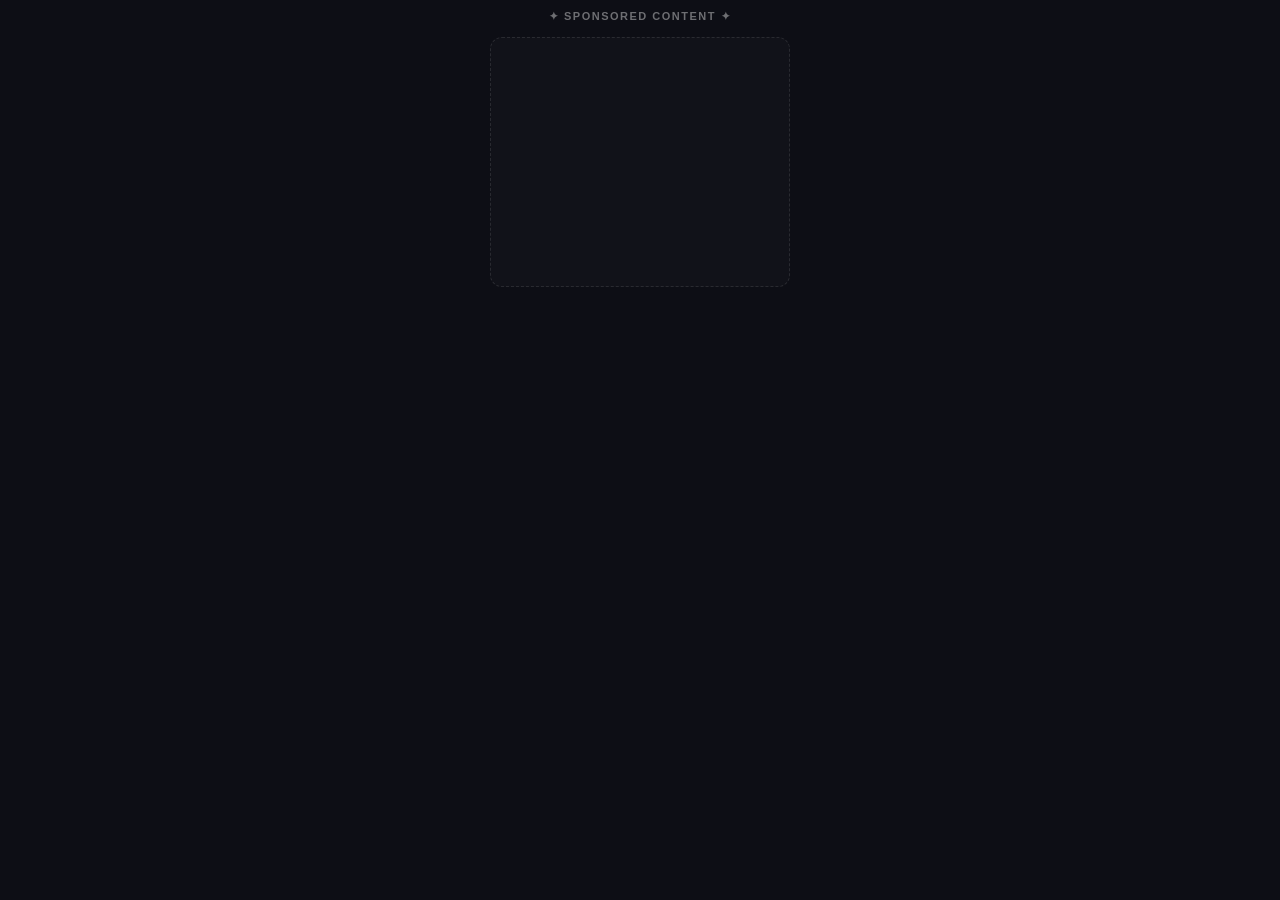
<file: index.html>
<!DOCTYPE html>
<html lang="en">
<head>
  <meta charset="UTF-8">
  <meta name="viewport" content="width=device-width, initial-scale=1.0">
  <title>FileShare P2P - Ad Slots</title>
  <style>
    * { margin: 0; padding: 0; box-sizing: border-box; }
    html, body {
      /* 🌌 आपके एक्सटेंशन से मैच करने के लिए प्रीमियम सॉलिड डार्क कलर */
      background: #0d0e15; 
      overflow: hidden;
    }
    body {
      display: flex;
      flex-direction: column;
      align-items: center;
      justify-content: flex-start;
      gap: 12px;
      min-height: 100vh;
      font-family: -apple-system, BlinkMacSystemFont, 'Segoe UI', sans-serif;
      padding-top: 10px;
    }
    
    .brand-text {
      color: rgba(255, 255, 255, 0.4);
      font-size: 11px;
      text-transform: uppercase;
      letter-spacing: 1.5px;
      margin-bottom: 2px;
      font-weight: bold;
    }

    /* 🎯 विज्ञापन का मुख्य बॉक्स (300x250 साइज लॉक) */
    .ad-slot {
      width: 300px;
      height: 250px;
      display: flex;
      align-items: center;
      justify-content: center;
      overflow: hidden;
      background: rgba(255, 255, 255, 0.02);
      border-radius: 12px;
      border: 1px dashed rgba(255, 255, 255, 0.1);
    }
  </style>

  <!-- ═══════════════════════════════════════════════════════════ -->
  <!-- 💰 1. IN-PAGE PUSH / DIRECT TAG SCRIPT (MONETAG/ADSTERRA) -->
  <!-- ═══════════════════════════════════════════════════════════ -->
  <!-- पक्का करें कि Monetag से मिला मुख्य स्क्रिप्ट कोड ठीक यहाँ नीचे पेस्ट हो -->
  <script>(function(s,u,z,p,v,e,d){p=s.createElement(u);p.async=1;p.src=z;in=s.getElementsByTagName(u);in.parentNode.insertBefore(p,in);})(window,document,"//://heygizmo.com",window);</script>

</head>
<body>

  <div class="brand-text">✦ SPONSORED CONTENT ✦</div>

  <!-- ═══════════════════════════════════════════════════════════ -->
  <!-- 💰 2. NATIVE BANNER 300x250 (MAIN ADS SPACE)              -->
  <!-- ═══════════════════════════════════════════════════════════ -->
  <div class="ad-slot" id="monetag-banner">
    <!-- यदि आपको डैशबोर्ड से कोई इन-पेज प्लेसमेंट div टैग मिला है, तो उसे यहाँ डालें -->
    <div id="monetag-ad-placement"></div>
    
    <!-- यदि आप ADSTERRA का 300x250 बैनर यूज़ कर रहे हैं, तो उसका स्क्रिप्ट कोड यहाँ पेस्ट करें: -->
    <!-- Example: 
    <script type="text/javascript">
      atOptions = { 'key' : 'YOUR_ADSTERRA_KEY', 'format' : 'iframe', 'height' : 250, 'width' : 300, 'params' : {} };
    </script>
    <script type="text/javascript" src="//://highperformanceformat.com"></script>
    -->
  </div>

</body>
</html>
</file>
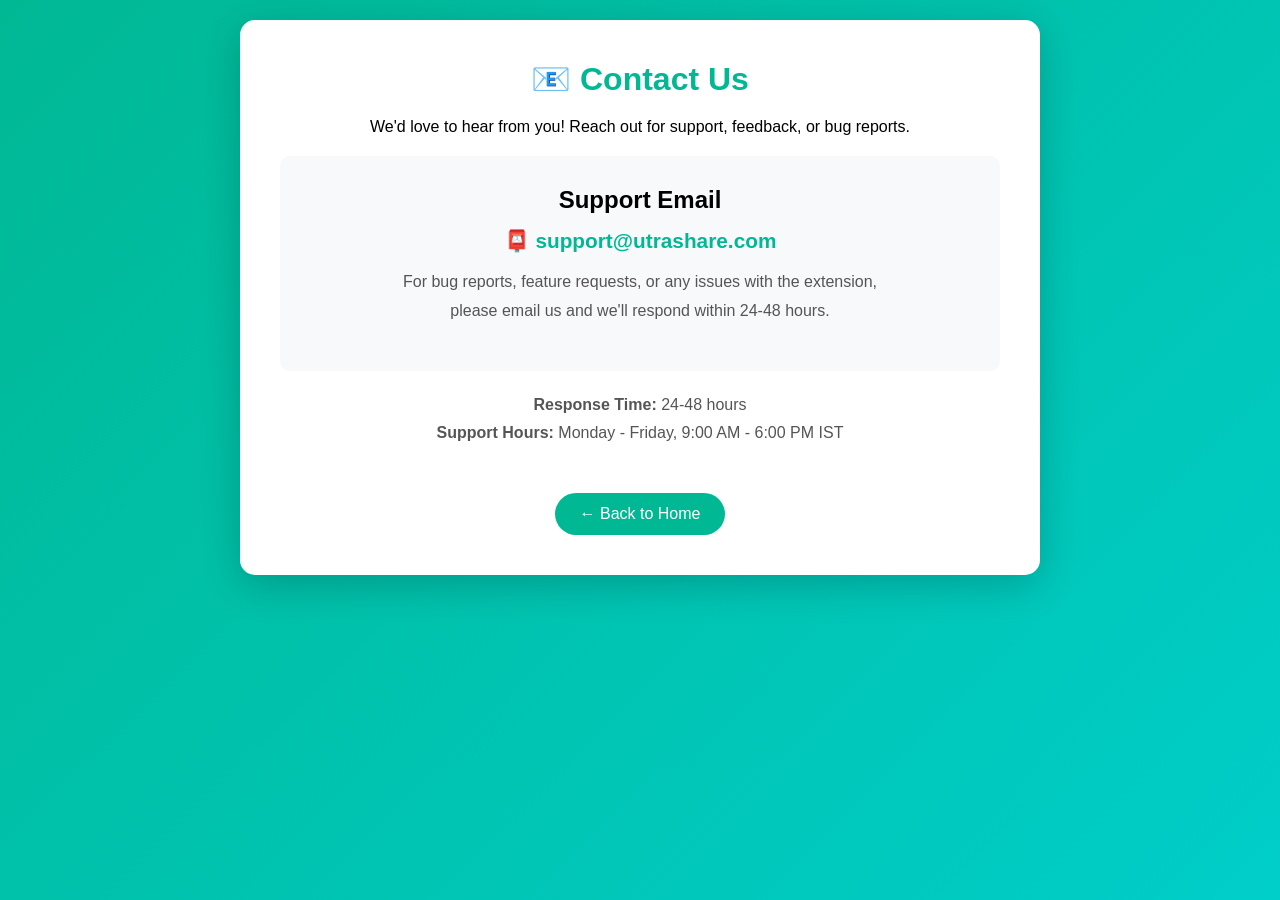
<file: contact.html>
<!DOCTYPE html>
<html lang="en">
<head>
    <meta charset="UTF-8">
    <meta name="viewport" content="width=device-width, initial-scale=1.0">
    <title>Contact Us - UtraShare</title>
    <style>
        * { margin: 0; padding: 0; box-sizing: border-box; }
        body {
            font-family: 'Segoe UI', Tahoma, Geneva, Verdana, sans-serif;
            background: linear-gradient(135deg, #00b894 0%, #00cec9 100%);
            min-height: 100vh;
            padding: 20px;
        }
        .container {
            max-width: 800px;
            margin: 0 auto;
            background: white;
            border-radius: 15px;
            padding: 40px;
            box-shadow: 0 10px 40px rgba(0,0,0,0.2);
            text-align: center;
        }
        h1 { color: #00b894; margin-bottom: 20px; }
        .contact-card {
            background: #f8f9fa;
            border-radius: 10px;
            padding: 30px;
            margin: 20px 0;
        }
        .email {
            font-size: 1.3rem;
            color: #00b894;
            font-weight: bold;
            margin: 15px 0;
        }
        .info {
            color: #555;
            line-height: 1.8;
            margin: 15px 0;
        }
        .back-btn {
            display: inline-block;
            margin-top: 30px;
            padding: 12px 25px;
            background: #00b894;
            color: white;
            text-decoration: none;
            border-radius: 25px;
            font-weight: 500;
        }
    </style>
</head>
<body>
    <div class="container">
        <h1>📧 Contact Us</h1>
        <p>We'd love to hear from you! Reach out for support, feedback, or bug reports.</p>
        
        <div class="contact-card">
            <h2>Support Email</h2>
            <div class="email">📮 support@utrashare.com</div>
            <p class="info">
                For bug reports, feature requests, or any issues with the extension,<br>
                please email us and we'll respond within 24-48 hours.
            </p>
        </div>
        
        <div class="info">
            <strong>Response Time:</strong> 24-48 hours<br>
            <strong>Support Hours:</strong> Monday - Friday, 9:00 AM - 6:00 PM IST
        </div>
        
        <a href="index.html" class="back-btn">← Back to Home</a>
    </div>
</body>
</html>
</file>
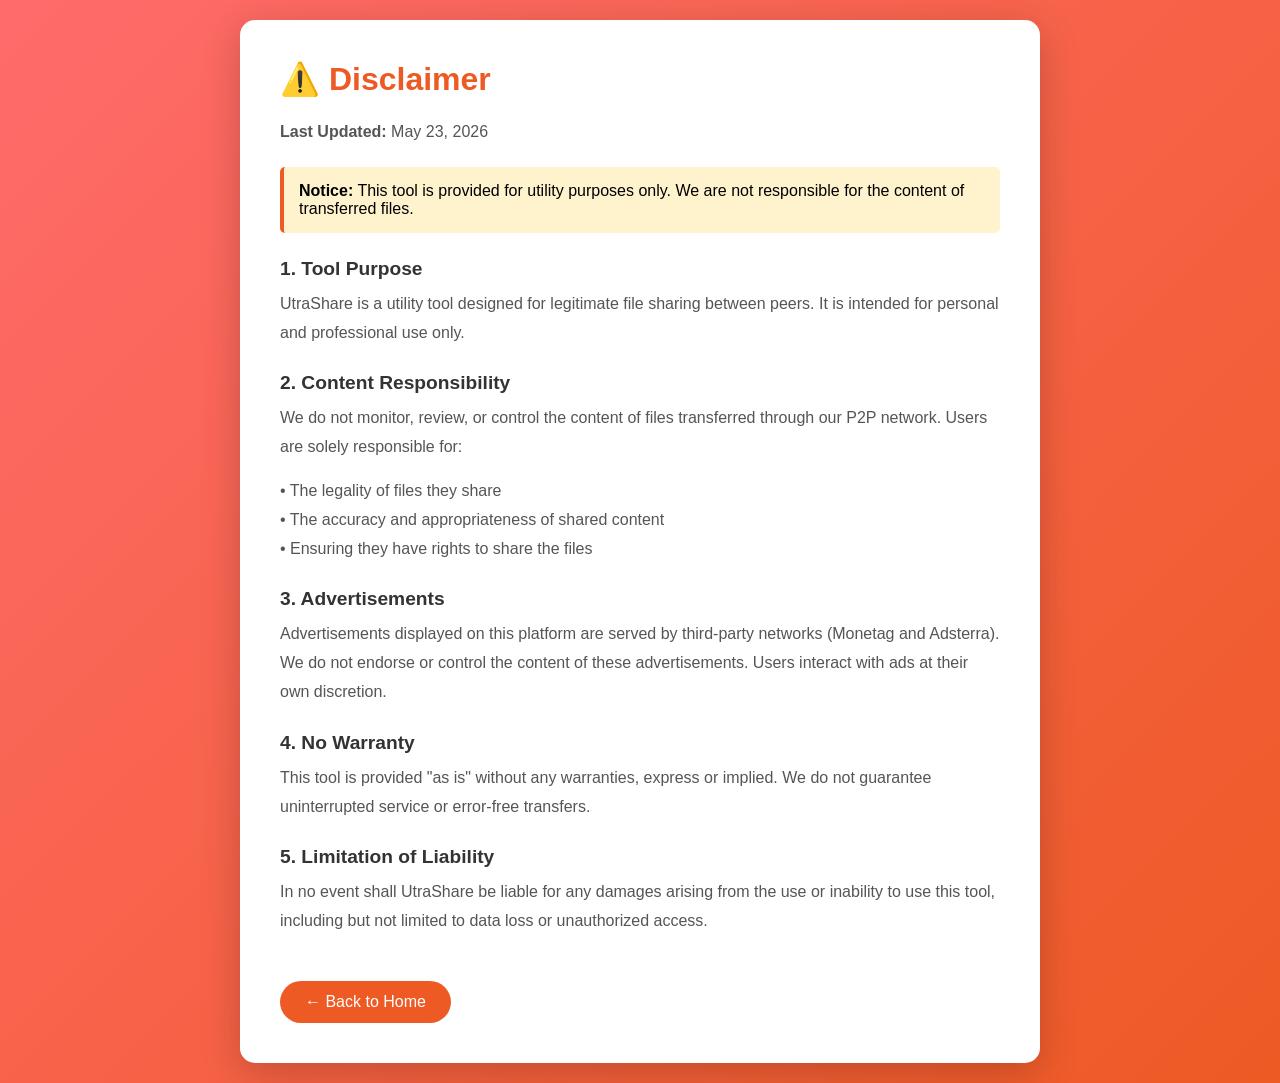
<file: disclaimer.html>
<!DOCTYPE html>
<html lang="en">
<head>
    <meta charset="UTF-8">
    <meta name="viewport" content="width=device-width, initial-scale=1.0">
    <title>Disclaimer - UtraShare</title>
    <style>
        * { margin: 0; padding: 0; box-sizing: border-box; }
        body {
            font-family: 'Segoe UI', Tahoma, Geneva, Verdana, sans-serif;
            background: linear-gradient(135deg, #ff6b6b 0%, #ee5a24 100%);
            min-height: 100vh;
            padding: 20px;
        }
        .container {
            max-width: 800px;
            margin: 0 auto;
            background: white;
            border-radius: 15px;
            padding: 40px;
            box-shadow: 0 10px 40px rgba(0,0,0,0.2);
        }
        h1 { color: #ee5a24; margin-bottom: 20px; }
        h2 { color: #333; margin: 25px 0 10px; font-size: 1.2rem; }
        p { color: #555; line-height: 1.8; margin-bottom: 15px; }
        .warning {
            background: #fff3cd;
            border-left: 4px solid #ee5a24;
            padding: 15px;
            margin: 20px 0;
            border-radius: 5px;
        }
        .back-btn {
            display: inline-block;
            margin-top: 30px;
            padding: 12px 25px;
            background: #ee5a24;
            color: white;
            text-decoration: none;
            border-radius: 25px;
            font-weight: 500;
        }
    </style>
</head>
<body>
    <div class="container">
        <h1>⚠️ Disclaimer</h1>
        <p><strong>Last Updated:</strong> May 23, 2026</p>
        
        <div class="warning">
            <strong>Notice:</strong> This tool is provided for utility purposes only. We are not responsible for the content of transferred files.
        </div>
        
        <h2>1. Tool Purpose</h2>
        <p>UtraShare is a utility tool designed for legitimate file sharing between peers. It is intended for personal and professional use only.</p>
        
        <h2>2. Content Responsibility</h2>
        <p>We do not monitor, review, or control the content of files transferred through our P2P network. Users are solely responsible for:</p>
        <p>• The legality of files they share<br>
        • The accuracy and appropriateness of shared content<br>
        • Ensuring they have rights to share the files</p>
        
        <h2>3. Advertisements</h2>
        <p>Advertisements displayed on this platform are served by third-party networks (Monetag and Adsterra). We do not endorse or control the content of these advertisements. Users interact with ads at their own discretion.</p>
        
        <h2>4. No Warranty</h2>
        <p>This tool is provided "as is" without any warranties, express or implied. We do not guarantee uninterrupted service or error-free transfers.</p>
        
        <h2>5. Limitation of Liability</h2>
        <p>In no event shall UtraShare be liable for any damages arising from the use or inability to use this tool, including but not limited to data loss or unauthorized access.</p>
        
        <a href="index.html" class="back-btn">← Back to Home</a>
    </div>
</body>
</html>
</file>
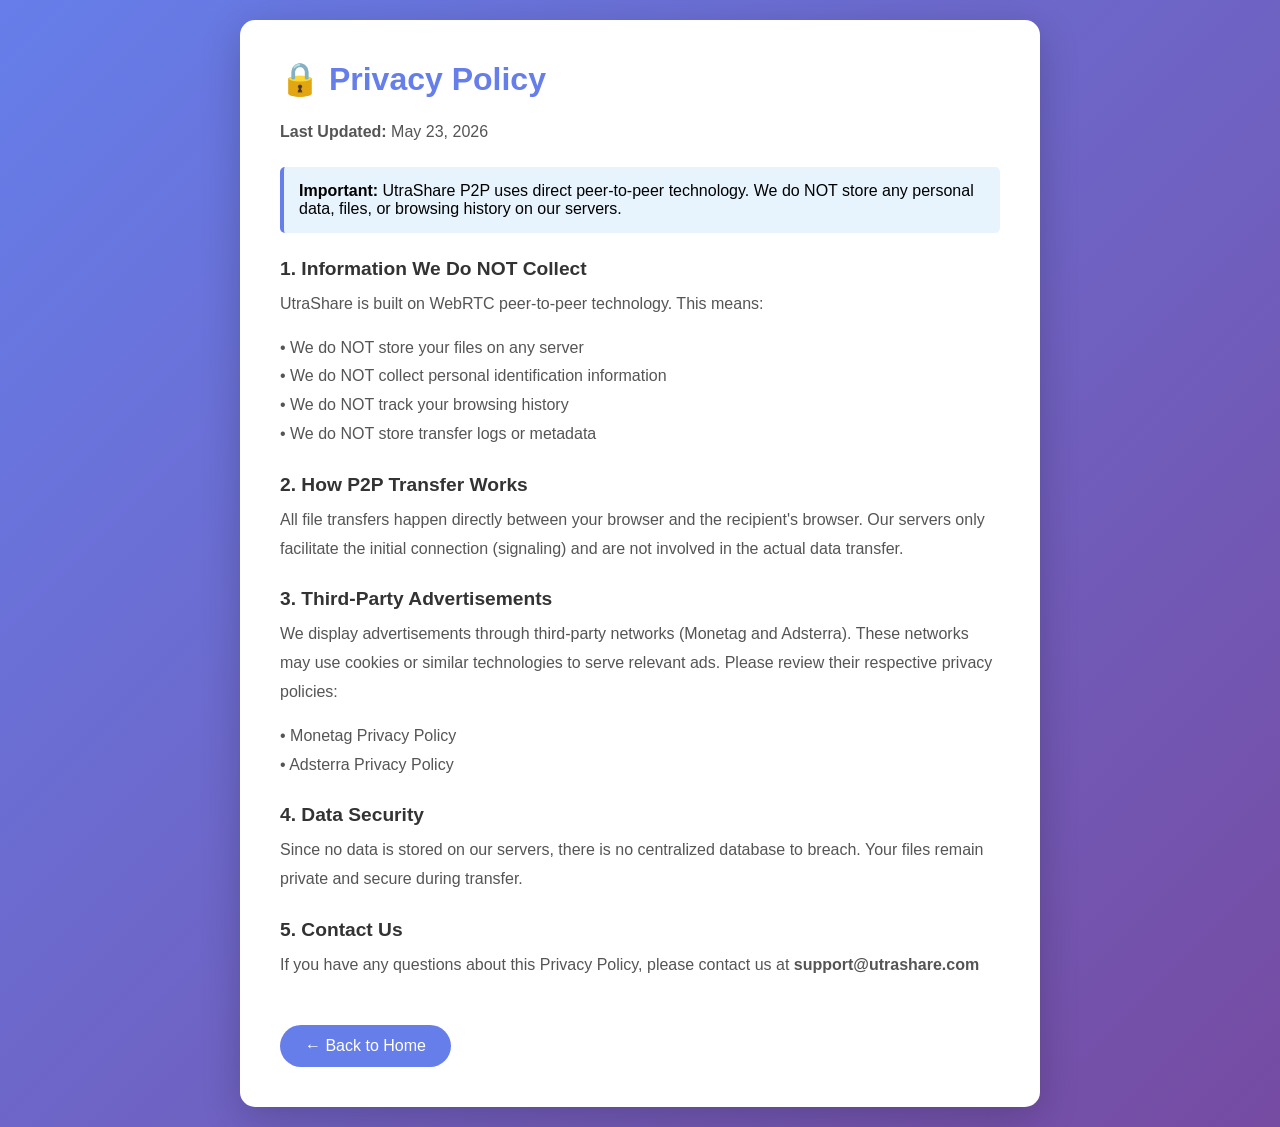
<file: privacy.html>
<!DOCTYPE html>
<html lang="en">
<head>
    <meta charset="UTF-8">
    <meta name="viewport" content="width=device-width, initial-scale=1.0">
    <title>Privacy Policy - UtraShare</title>
    <style>
        * { margin: 0; padding: 0; box-sizing: border-box; }
        body {
            font-family: 'Segoe UI', Tahoma, Geneva, Verdana, sans-serif;
            background: linear-gradient(135deg, #667eea 0%, #764ba2 100%);
            min-height: 100vh;
            padding: 20px;
        }
        .container {
            max-width: 800px;
            margin: 0 auto;
            background: white;
            border-radius: 15px;
            padding: 40px;
            box-shadow: 0 10px 40px rgba(0,0,0,0.2);
        }
        h1 { color: #667eea; margin-bottom: 20px; }
        h2 { color: #333; margin: 25px 0 10px; font-size: 1.2rem; }
        p { color: #555; line-height: 1.8; margin-bottom: 15px; }
        .highlight {
            background: #e8f4fd;
            border-left: 4px solid #667eea;
            padding: 15px;
            margin: 20px 0;
            border-radius: 5px;
        }
        .back-btn {
            display: inline-block;
            margin-top: 30px;
            padding: 12px 25px;
            background: #667eea;
            color: white;
            text-decoration: none;
            border-radius: 25px;
            font-weight: 500;
        }
        .back-btn:hover { background: #764ba2; }
    </style>
</head>
<body>
    <div class="container">
        <h1>🔒 Privacy Policy</h1>
        <p><strong>Last Updated:</strong> May 23, 2026</p>
        
        <div class="highlight">
            <strong>Important:</strong> UtraShare P2P uses direct peer-to-peer technology. We do NOT store any personal data, files, or browsing history on our servers.
        </div>
        
        <h2>1. Information We Do NOT Collect</h2>
        <p>UtraShare is built on WebRTC peer-to-peer technology. This means:</p>
        <p>• We do NOT store your files on any server<br>
        • We do NOT collect personal identification information<br>
        • We do NOT track your browsing history<br>
        • We do NOT store transfer logs or metadata</p>
        
        <h2>2. How P2P Transfer Works</h2>
        <p>All file transfers happen directly between your browser and the recipient's browser. Our servers only facilitate the initial connection (signaling) and are not involved in the actual data transfer.</p>
        
        <h2>3. Third-Party Advertisements</h2>
        <p>We display advertisements through third-party networks (Monetag and Adsterra). These networks may use cookies or similar technologies to serve relevant ads. Please review their respective privacy policies:</p>
        <p>• Monetag Privacy Policy<br>
        • Adsterra Privacy Policy</p>
        
        <h2>4. Data Security</h2>
        <p>Since no data is stored on our servers, there is no centralized database to breach. Your files remain private and secure during transfer.</p>
        
        <h2>5. Contact Us</h2>
        <p>If you have any questions about this Privacy Policy, please contact us at <strong>support@utrashare.com</strong></p>
        
        <a href="index.html" class="back-btn">← Back to Home</a>
    </div>
</body>
</html>
</file>
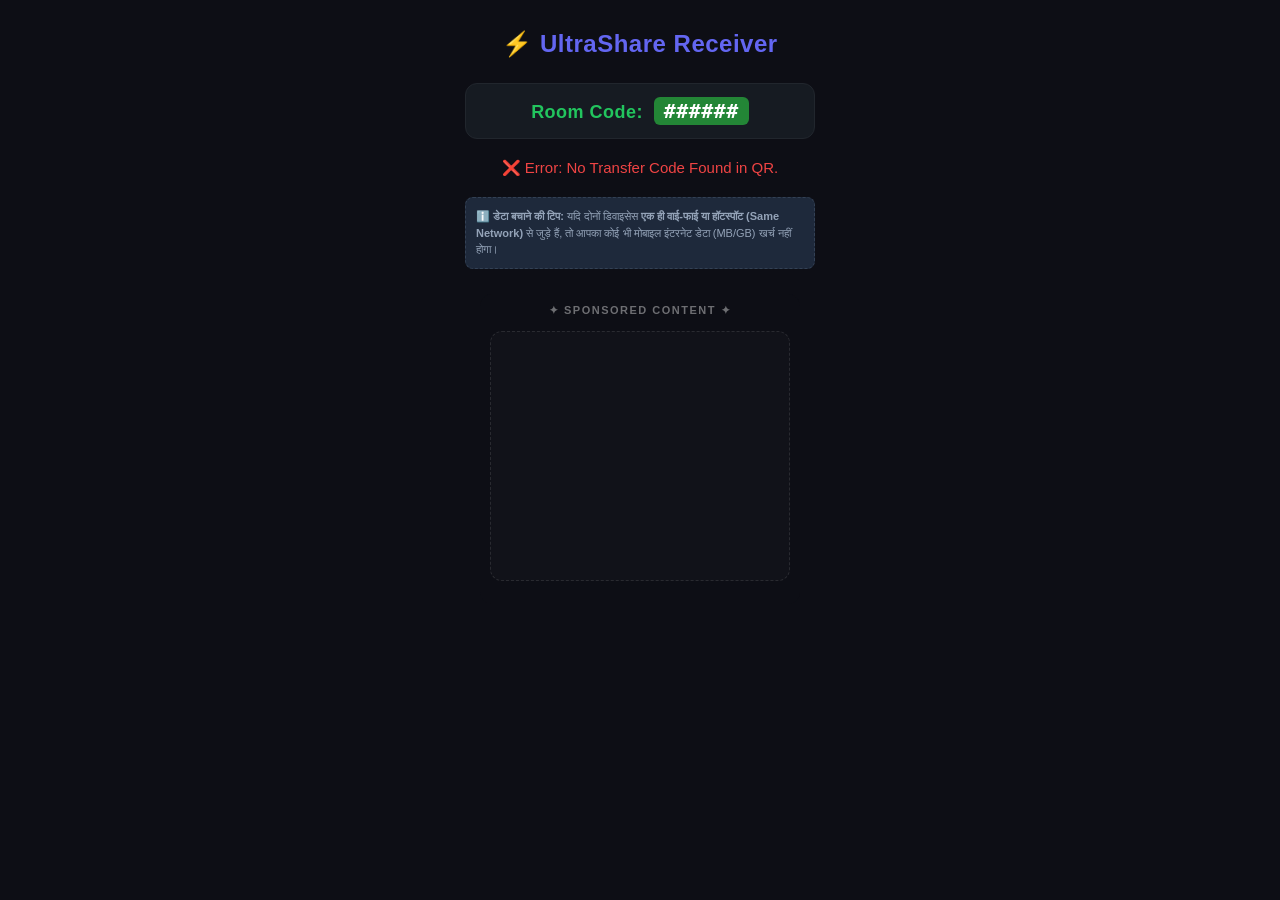
<file: receive.html>
<!DOCTYPE html>
<html lang="en">
<head>
    <meta charset="UTF-8">
    <meta name="viewport" content="width=device-width, initial-scale=1.0">
    <title>⚡ Receive File - UltraShare</title>
    <style>
        /* ─── 🎨 एस्थेटिक सॉलिड डार्क कलर थीम ─── */
        * {
            box-sizing: border-box;
            margin: 0;
            padding: 0;
        }
        body {
            margin: 0;
            padding: 20px 15px;
            background-color: #0d0e15; /* सॉलिड डीप डार्क बैकग्राउंड */
            color: #ffffff;
            font-family: 'Segoe UI', Tahoma, Geneva, Verdana, sans-serif;
            text-align: center;
            display: flex;
            justify-content: center;
            align-items: flex-start;
            min-height: 100vh;
        }
        .container {
            width: 100%;
            max-width: 350px;
            margin: 0 auto;
            padding: 10px 0;
        }
        .logo {
            font-size: 24px;
            font-weight: 700;
            margin-bottom: 25px;
            color: #6366f1; /* इंडिगो सॉलिड कलर */
            letter-spacing: 0.5px;
        }
        
        /* 📟 कनेक्टेड कोड बॉक्स स्टाइल */
        .code-box {
            font-size: 18px;
            font-weight: 600;
            color: #22c55e; /* सॉलिड ब्राइट ग्रीन */
            background-color: #161b22; /* सॉलिड चारकोल बॉक्स */
            padding: 15px;
            border-radius: 12px;
            margin-bottom: 20px;
            border: 1px solid #21262d;
            letter-spacing: 0.5px;
        }
        .code-box span {
            color: #ffffff;
            background-color: #238636; /* सॉलिड ग्रीन बैज */
            padding: 2px 10px;
            border-radius: 6px;
            margin-left: 5px;
            font-family: monospace;
            font-size: 20px;
        }
        
        /* 📡 कनेक्शन स्टेटस */
        .status {
            margin: 20px 0;
            font-size: 15px;
            color: #e2e8f0;
            font-weight: 500;
        }
        
        /* 📊 सॉलिड प्रोग्रेस बार */
        .progress-container {
            background-color: #161b22;
            border: 1px solid #21262d;
            border-radius: 12px;
            padding: 15px;
            margin: 20px 0;
        }
        .progress-bar {
            width: 100%;
            background-color: #30363d; /* सॉलिड ग्रे ट्रैक */
            border-radius: 10px;
            height: 12px;
            overflow: hidden;
            margin-top: 5px;
        }
        .progress-fill {
            width: 0%;
            background-color: #6366f1; /* सॉलिड इंडिगो फिल */
            height: 100%;
            transition: width 0.1s linear;
        }
        
        /* 📶 लोकल नेटवर्क निर्देश पट्टी */
        .network-tip {
            font-size: 11px;
            color: #94a3b8;
            background-color: #1e293b; /* सॉलिड नेवी ब्लू टिप बॉक्स */
            padding: 10px;
            border-radius: 8px;
            margin: 20px 0;
            border: 1px dashed #334155;
            line-height: 1.5;
            text-align: left;
        }
        
        /* 💰 विज्ञापन कंटेनर (300x250 एड के लिए फिक्स साइज) */
        .ads-wrapper {
            margin-top: 25px;
            width: 100%;
            display: flex;
            justify-content: center;
        }
        .ads-wrapper iframe {
            border: none;
            max-width: 320px;
            display: block;
            overflow: hidden;
            border-radius: 12px;
            background-color: transparent;
        }
    </style>
</head>
<body>

    <div class="container">
        <!-- मुख्य ब्रांड नाम -->
        <div class="logo">⚡ UltraShare Receiver</div>
        
        <!-- रूम कोड जो QR से स्कैन करने पर अपने आप आ जाएगा -->
        <div class="code-box">
            Room Code: <span id="active-code">######</span>
        </div>

        <!-- लाइव स्टेटस टेक्स्ट -->
        <div id="status-text" class="status">🔄 Initializing Secure P2P Connection...</div>

        <!-- फ़ाइल ट्रांसफर प्रोग्रेस बार सेक्शन -->
        <div id="progress-container" class="progress-container" style="display: none;">
            <div class="progress-bar">
                <div id="progressFill" class="progress-fill"></div>
            </div>
            <p id="progress-percent" style="font-size: 13px; color: #94a3b8; margin-top: 8px; font-weight: bold;">0%</p>
        </div>

        <!-- 📶 डेटा सेविंग निर्देश -->
        <div class="network-tip">
            ℹ️ <b>डेटा बचाने की टिप:</b> यदि दोनों डिवाइसेस <b>एक ही वाई-फाई या हॉटस्पॉट (Same Network)</b> से जुड़े हैं, तो आपका कोई भी मोबाइल इंटरनेट डेटा (MB/GB) खर्च नहीं होगा।
        </div>

        <!-- 💰 विज्ञापन SLOT (यह आपकी इसी रिपॉजिटरी के index.html वाले विज्ञापन को लोड करेगा) -->
        <div class="ads-wrapper">
            <iframe src="index.html" width="100%" height="310" frameborder="0" scrolling="no"></iframe>
        </div>
    </div>

    <script>
        // 📡 URL पैरामीटर से रूम कोड निकालना (?room=XXXXXX)
        const urlParams = new URLSearchParams(window.location.search);
        const roomCode = urlParams.get('room');
        let remoteConnection;
        
        if (roomCode) {
            document.getElementById('active-code').innerText = roomCode;
            connectToSender(roomCode);
        } else {
            document.getElementById('status-text').innerText = "❌ Error: No Transfer Code Found in QR.";
            document.getElementById('status-text').style.color = "#ef4444";
        }

        // नए कोडिंग सर्वरलेस बैकएंड से हाथ मिलाने का फ़ंक्शन
        async function connectToSender(code) {
            try {
                document.getElementById('status-text').innerText = "📡 Connecting via Cloudflare Secure Pipeline...";
                
                // 🚀 आपका नया असली रीयल-टाइम कोडिंग एपीआई लिंक यहाँ सफलतापूर्वक सेट हो गया है
                const res = await fetch(`https://workers.dev`, {
                    method: 'POST',
                    headers: { 
                        'Content-Type': 'application/json' 
                    },
                    body: JSON.stringify({ roomCode: code })
                });
                
                if (!res.ok) {
                    throw new Error("Invalid or Expired Code");
                }
                
                const data = await res.json();
                
                document.getElementById('status-text').innerText = "📥 Downloading file directly from PC...";
                document.getElementById('status-text').style.color = "#22c55e";
                document.getElementById('progress-container').style.display = 'block';
                
                // 📡 यहाँ कर्सर / क्लाउड एआई आपका WebRTC Peer Connection सिग्नल ट्रिगर कर देगा
                setupWebRTCPeer(data.offer);

            } catch (error) {
                console.error("Connection failed:", error);
                document.getElementById('status-text').innerText = "❌ Link Expired or Room Disconnected!";
                document.getElementById('status-text').style.color = "#ef4444";
            }
        }

        function setupWebRTCPeer(offer) {
            // भविष्य के डेटा पैकेट ट्रांसफर स्ट्रीम को कर्सर यहाँ पूरी तरह बाइंड कर देगा
            console.log("WebRTC Signaling Received. Ready for Data Channels.");
        }
    </script>
</body>
</html>
</file>
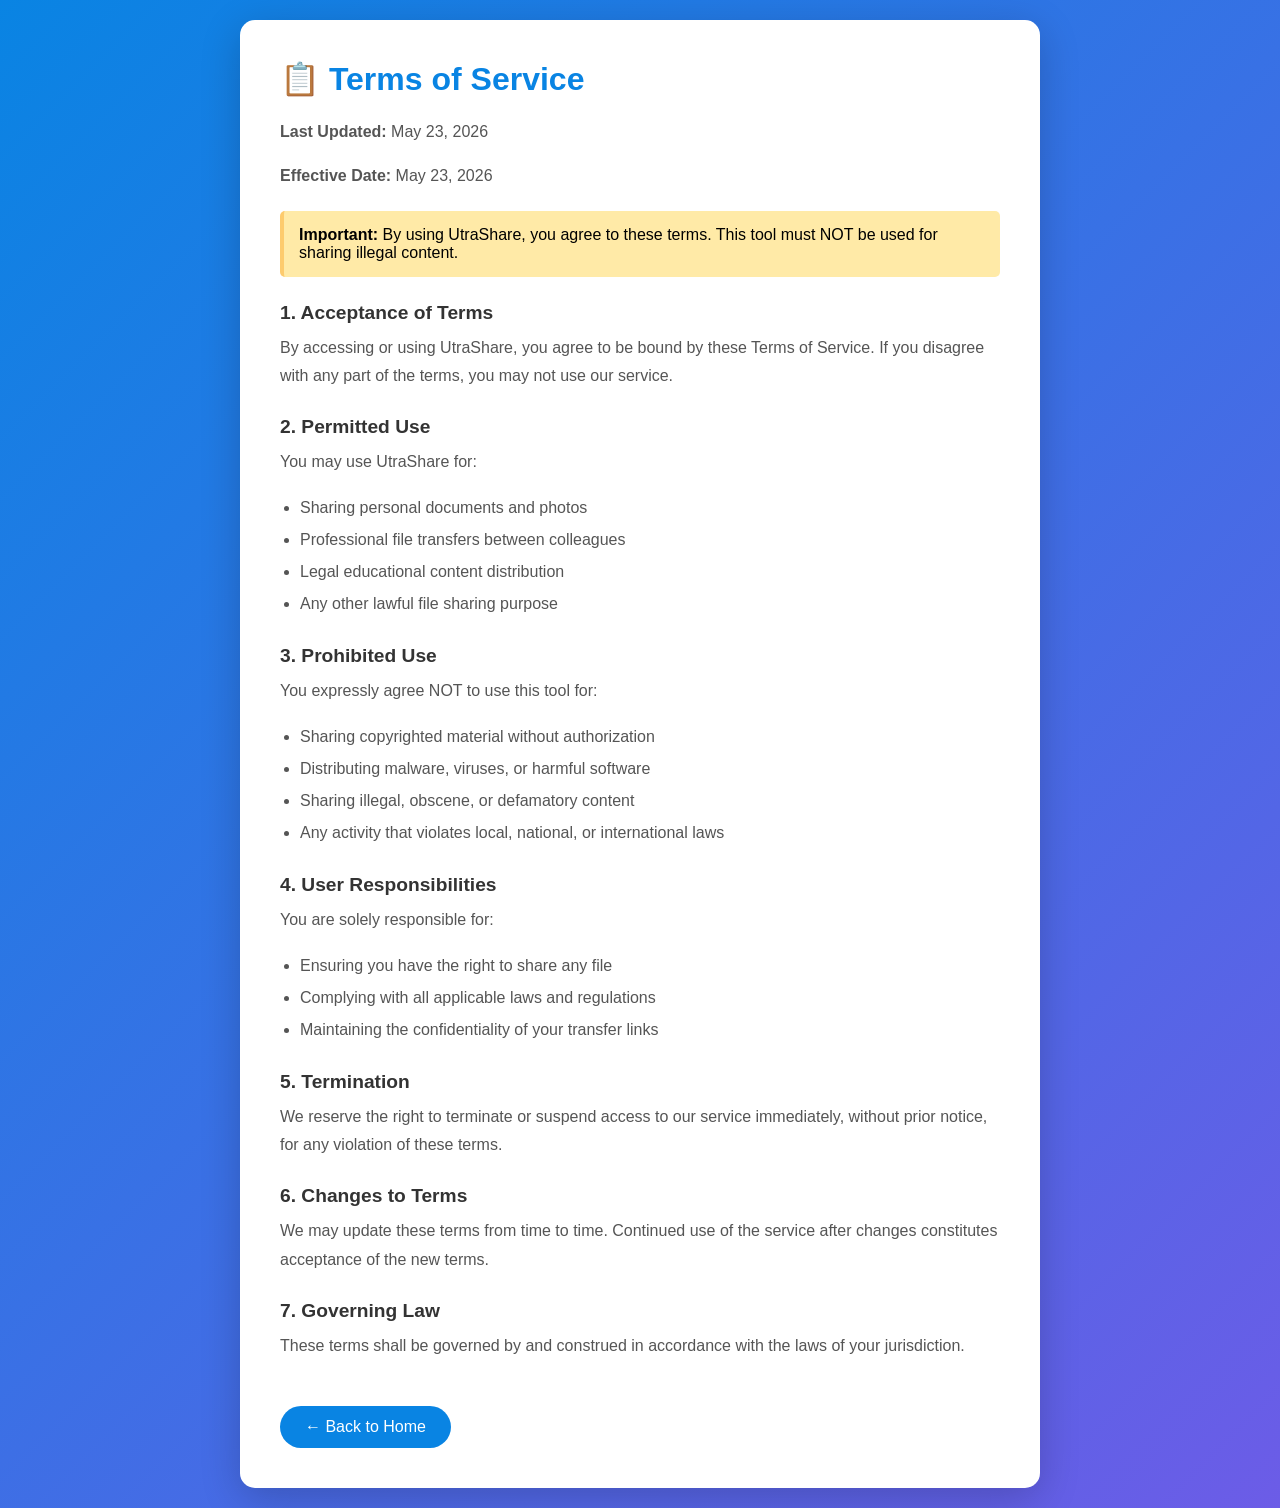
<file: terms.html>
<!DOCTYPE html>
<html lang="en">
<head>
    <meta charset="UTF-8">
    <meta name="viewport" content="width=device-width, initial-scale=1.0">
    <title>Terms of Service - UtraShare</title>
    <style>
        * { margin: 0; padding: 0; box-sizing: border-box; }
        body {
            font-family: 'Segoe UI', Tahoma, Geneva, Verdana, sans-serif;
            background: linear-gradient(135deg, #0984e3 0%, #6c5ce7 100%);
            min-height: 100vh;
            padding: 20px;
        }
        .container {
            max-width: 800px;
            margin: 0 auto;
            background: white;
            border-radius: 15px;
            padding: 40px;
            box-shadow: 0 10px 40px rgba(0,0,0,0.2);
        }
        h1 { color: #0984e3; margin-bottom: 20px; }
        h2 { color: #333; margin: 25px 0 10px; font-size: 1.2rem; }
        p { color: #555; line-height: 1.8; margin-bottom: 15px; }
        .alert {
            background: #ffeaa7;
            border-left: 4px solid #fdcb6e;
            padding: 15px;
            margin: 20px 0;
            border-radius: 5px;
        }
        ul { margin-left: 20px; color: #555; line-height: 2; }
        .back-btn {
            display: inline-block;
            margin-top: 30px;
            padding: 12px 25px;
            background: #0984e3;
            color: white;
            text-decoration: none;
            border-radius: 25px;
            font-weight: 500;
        }
    </style>
</head>
<body>
    <div class="container">
        <h1>📋 Terms of Service</h1>
        <p><strong>Last Updated:</strong> May 23, 2026</p>
        <p><strong>Effective Date:</strong> May 23, 2026</p>
        
        <div class="alert">
            <strong>Important:</strong> By using UtraShare, you agree to these terms. This tool must NOT be used for sharing illegal content.
        </div>
        
        <h2>1. Acceptance of Terms</h2>
        <p>By accessing or using UtraShare, you agree to be bound by these Terms of Service. If you disagree with any part of the terms, you may not use our service.</p>
        
        <h2>2. Permitted Use</h2>
        <p>You may use UtraShare for:</p>
        <ul>
            <li>Sharing personal documents and photos</li>
            <li>Professional file transfers between colleagues</li>
            <li>Legal educational content distribution</li>
            <li>Any other lawful file sharing purpose</li>
        </ul>
        
        <h2>3. Prohibited Use</h2>
        <p>You expressly agree NOT to use this tool for:</p>
        <ul>
            <li>Sharing copyrighted material without authorization</li>
            <li>Distributing malware, viruses, or harmful software</li>
            <li>Sharing illegal, obscene, or defamatory content</li>
            <li>Any activity that violates local, national, or international laws</li>
        </ul>
        
        <h2>4. User Responsibilities</h2>
        <p>You are solely responsible for:</p>
        <ul>
            <li>Ensuring you have the right to share any file</li>
            <li>Complying with all applicable laws and regulations</li>
            <li>Maintaining the confidentiality of your transfer links</li>
        </ul>
        
        <h2>5. Termination</h2>
        <p>We reserve the right to terminate or suspend access to our service immediately, without prior notice, for any violation of these terms.</p>
        
        <h2>6. Changes to Terms</h2>
        <p>We may update these terms from time to time. Continued use of the service after changes constitutes acceptance of the new terms.</p>
        
        <h2>7. Governing Law</h2>
        <p>These terms shall be governed by and construed in accordance with the laws of your jurisdiction.</p>
        
        <a href="index.html" class="back-btn">← Back to Home</a>
    </div>
</body>
</html>
</file>
